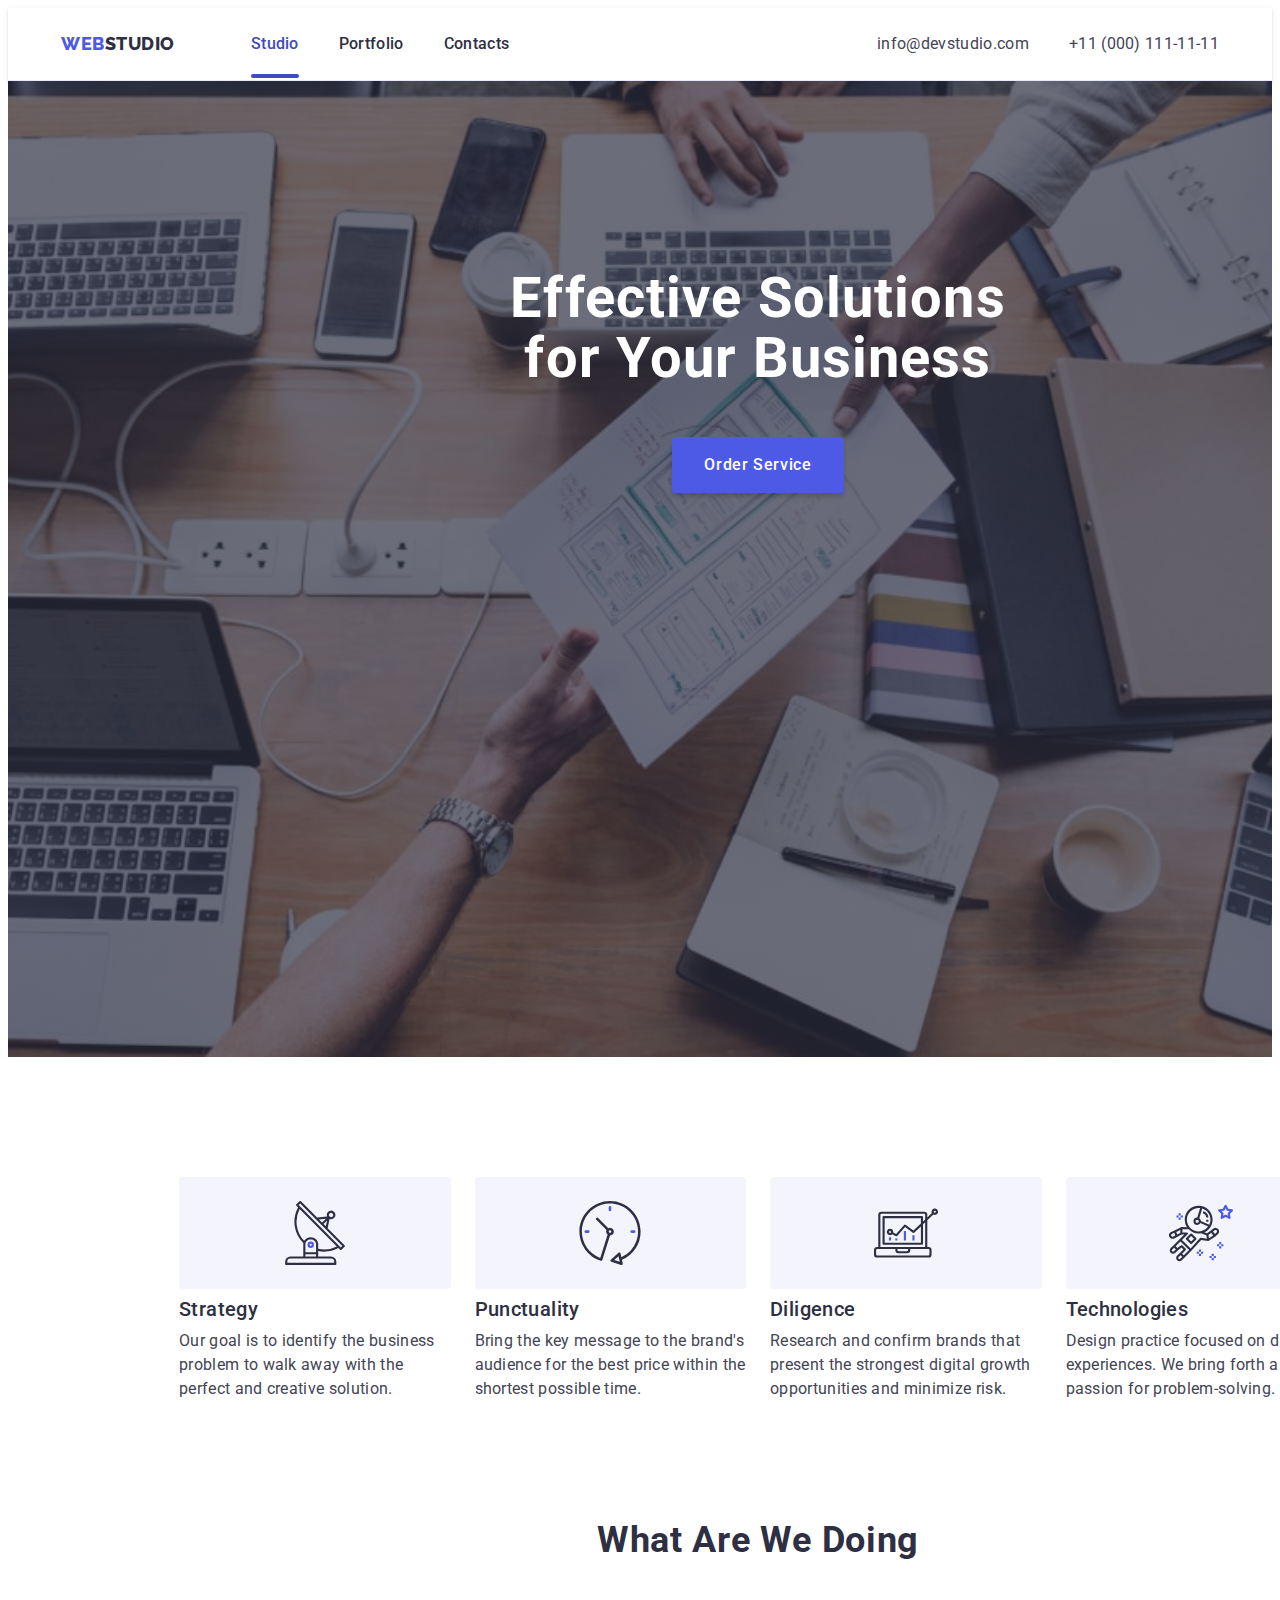
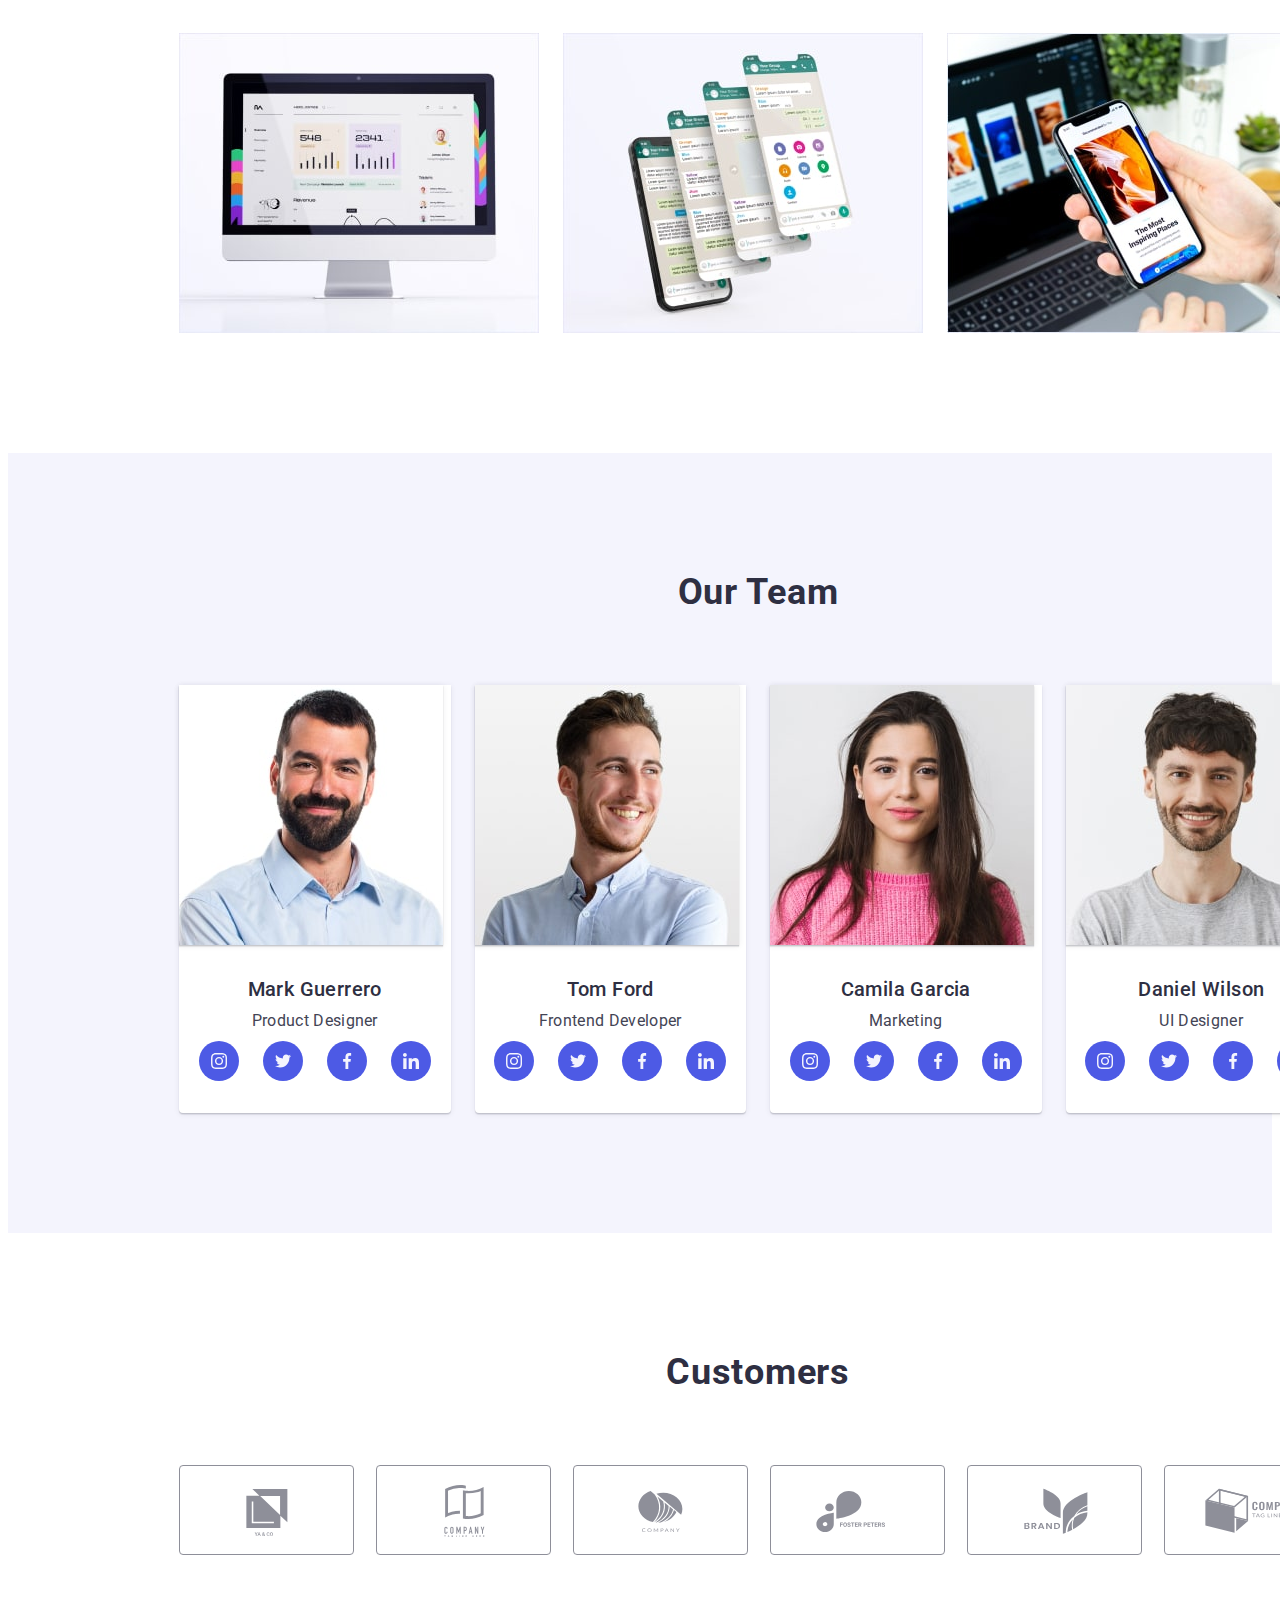
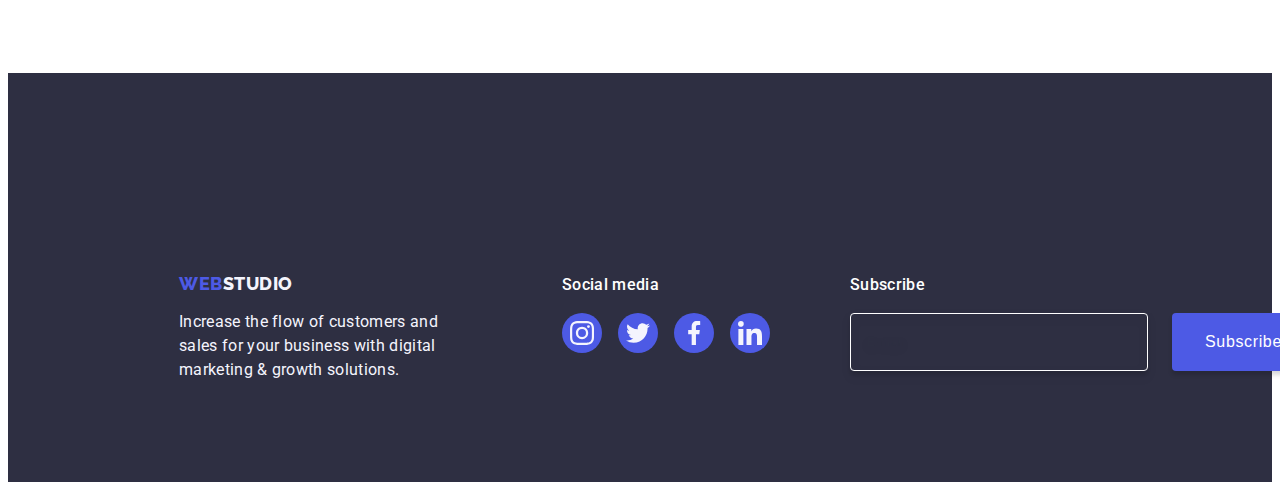
<file: index.html>
<!DOCTYPE html>
<html lang="en">
  <head>
    <meta charset="UTF-8" />
    <meta name="viewport" content="width=device-width, initial-scale=1.0" />
    <title>Document</title>
    <link
      rel="stylesheet"
      href="https://cdnjs.cloudflare.com/ajax/libs/modern-normalize/2.0.0/modern-normalize.min.css"
      integrity="sha512-4xo8blKMVCiXpTaLzQSLSw3KFOVPWhm/TRtuPVc4WG6kUgjH6J03IBuG7JZPkcWMxJ5huwaBpOpnwYElP/m6wg=="
      crossorigin="anonymous"
      referrerpolicy="no-referrer"
    />
    <link rel="preconnect" href="https://fonts.googleapis.com" />
    <link rel="preconnect" href="https://fonts.gstatic.com" crossorigin />
    <link
      href="https://fonts.googleapis.com/css2?family=Raleway:wght@800&family=Roboto:wght@400;500;700&display=swap"
      rel="stylesheet"
    />
    <link rel="stylesheet" href="./css/styles.css" />
  </head>
  <body>
    <header class="header-main">
      <div class="container header-container">
        <nav class="header-navigation">
          <a class="header-logo link" href="./index.html"
            >Web<span class="header-logo-studio">Studio</span></a
          >
          <ul class="list header-list">
            <li class="header-item">
              <a class="header-link link current" href="./index.html">Studio</a>
            </li>
            <li class="header-item">
              <a class="header-link link" href="./portfolio.html">Portfolio</a>
            </li>
            <li class="header-item">
              <a class="header-link link" href="">Contacts </a>
            </li>
          </ul>
        </nav>

        <address class="address-main">
          <ul class="list address-list">
            <li class="address-item">
              <a class="address-contacts link" href="mailto:info@devstudio.com"
                >info@devstudio.com</a
              >
            </li>
            <li class="address-item">
              <a class="address-contacts link" href="tel:+110001111111"
                >+11 (000) 111-11-11</a
              >
            </li>
          </ul>
        </address>
      </div>
    </header>

    <main>
      <section class="order-service-section">
        <div class="container">
          <h1 class="order-service-title">
            Effective Solutions for Your Business
          </h1>
          <button class="order-service-button" data-modal-open type="button">
            <span class="text-button">Order Service</span>
          </button>
        </div>
      </section>
      <section class="advantages-section">
        <div class="container">
          <h2 class="visually-hidden advantages-title">Advantages</h2>
          <ul class="list advantages-list">
            <li class="advantages-item">
              <div class="advantages-icons-container">
                <svg class="advantages-icons" width="64" height="64">
                  <use href="./images/icons.svg#icon-antenna-1"></use>
                </svg>
              </div>
              <h3 class="advantages-subtitle">Strategy</h3>
              <p class="advantages-text">
                Our goal is to identify the business problem to walk away with
                the perfect and creative solution.
              </p>
            </li>
            <li class="advantages-item">
              <div class="advantages-icons-container">
                <svg class="advantages-icons" width="64" height="64">
                  <use href="./images/icons.svg#icon-clock-1"></use>
                </svg>
              </div>
              <h3 class="advantages-subtitle">Punctuality</h3>
              <p class="advantages-text">
                Bring the key message to the brand's audience for the best price
                within the shortest possible time.
              </p>
            </li>
            <li class="advantages-item">
              <div class="advantages-icons-container">
                <svg class="advantages-icons" width="64" height="64">
                  <use href="./images/icons.svg#icon-diagram-1"></use>
                </svg>
              </div>
              <h3 class="advantages-subtitle">Diligence</h3>
              <p class="advantages-text">
                Research and confirm brands that present the strongest digital
                growth opportunities and minimize risk.
              </p>
            </li>
            <li class="advantages-item">
              <div class="advantages-icons-container">
                <svg class="advantages-icons" width="64" height="64">
                  <use href="./images/icons.svg#icon-astronaut-1"></use>
                </svg>
              </div>
              <h3 class="advantages-subtitle">Technologies</h3>
              <p class="advantages-text">
                Design practice focused on digital experiences. We bring forth a
                deep passion for problem-solving.
              </p>
            </li>
          </ul>
        </div>
      </section>
      <section class="services-section">
        <div class="container">
          <h2 class="services-title">What are we doing</h2>
          <ul class="list services-list">
            <li class="services-item">
              <img
                class="services-image"
                src="./images/what-are-we-doing-img-1.jpg"
                alt="imac monitor"
                width="360"
                height="300"
              />
            </li>
            <li class="services-item">
              <img
                class="services-image"
                src="./images/what-are-we-doing-img-2.jpg"
                alt="iphone with 4 screens"
                width="360"
                height="300"
              />
            </li>
            <li class="services-item">
              <img
                class="services-image"
                src="./images/what-are-we-doing-img-3.jpg"
                alt="hand holding an iphone and laptop on the background"
                width="360"
                height="300"
              />
            </li>
          </ul>
        </div>
      </section>
      <section class="team-section">
        <div class="container">
          <h2 class="team-title">Our Team</h2>
          <ul class="list team-list">
            <li class="team-item">
              <img
                class="team-image"
                src="./images/our-team-mark.jpg"
                alt="middle aged male"
                width="264"
                height="260"
              />
              <div class="team-name-position">
                <h3 class="team-name">Mark Guerrero</h3>
                <p class="team-text">Product Designer</p>
                <ul class="list team-social-icon">
                  <li class="team-social-item">
                    <a class="social-links link" href=""
                      ><svg class="social-links-icon" width="16" height="16">
                        <use href="./images/icons.svg#icon-instagram-2"></use>
                      </svg>
                    </a>
                  </li>
                  <li class="team-social-item">
                    <a class="social-links link" href=""
                      ><svg class="social-links-icon" width="16" height="16">
                        <use href="./images/icons.svg#icon-twitter-1"></use>
                      </svg>
                    </a>
                  </li>
                  <li class="team-social-item">
                    <a class="social-links link" href=""
                      ><svg class="social-links-icon" width="16" height="16">
                        <use href="./images/icons.svg#icon-facebook-1"></use>
                      </svg>
                    </a>
                  </li>
                  <li class="team-social-item">
                    <a class="social-links link" href=""
                      ><svg class="social-links-icon" width="16" height="16">
                        <use href="./images/icons.svg#icon-linkedin-1"></use>
                      </svg>
                    </a>
                  </li>
                </ul>
              </div>
            </li>
            <li class="team-item">
              <img
                class="team-image"
                src="./images/our-team-tom.jpg"
                alt="young male looking aside"
                width="264"
                height="260"
              />
              <div class="team-name-position">
                <h3 class="team-name">Tom Ford</h3>
                <p class="team-text">Frontend Developer</p>
                <ul class="list team-social-icon">
                  <li class="team-social-item">
                    <a class="social-links link" href=""
                      ><svg class="social-links-icon" width="16" height="16">
                        <use href="./images/icons.svg#icon-instagram-2"></use>
                      </svg>
                    </a>
                  </li>
                  <li class="team-social-item">
                    <a class="social-links link" href=""
                      ><svg class="social-links-icon" width="16" height="16">
                        <use href="./images/icons.svg#icon-twitter-1"></use>
                      </svg>
                    </a>
                  </li>
                  <li class="team-social-item">
                    <a class="social-links link" href=""
                      ><svg class="social-links-icon" width="16" height="16">
                        <use href="./images/icons.svg#icon-facebook-1"></use>
                      </svg>
                    </a>
                  </li>
                  <li class="team-social-item">
                    <a class="social-links link" href=""
                      ><svg class="social-links-icon" width="16" height="16">
                        <use href="./images/icons.svg#icon-linkedin-1"></use>
                      </svg>
                    </a>
                  </li>
                </ul>
              </div>
            </li>
            <li class="team-item">
              <img
                class="team-image"
                src="./images/our-team-camila.jpg"
                alt="young female"
                width="264"
                height="260"
              />
              <div class="team-name-position">
                <h3 class="team-name">Camila Garcia</h3>
                <p class="team-text">Marketing</p>
                <ul class="list team-social-icon">
                  <li class="team-social-item">
                    <a class="social-links link" href=""
                      ><svg class="social-links-icon" width="16" height="16">
                        <use href="./images/icons.svg#icon-instagram-2"></use>
                      </svg>
                    </a>
                  </li>
                  <li class="team-social-item">
                    <a class="social-links link" href=""
                      ><svg class="social-links-icon" width="16" height="16">
                        <use href="./images/icons.svg#icon-twitter-1"></use>
                      </svg>
                    </a>
                  </li>
                  <li class="team-social-item">
                    <a class="social-links link" href=""
                      ><svg class="social-links-icon" width="16" height="16">
                        <use href="./images/icons.svg#icon-facebook-1"></use>
                      </svg>
                    </a>
                  </li>
                  <li class="team-social-item">
                    <a class="social-links link" href=""
                      ><svg class="social-links-icon" width="16" height="16">
                        <use href="./images/icons.svg#icon-linkedin-1"></use>
                      </svg>
                    </a>
                  </li>
                </ul>
              </div>
            </li>
            <li class="team-item">
              <img
                class="team-image"
                src="./images/our-team-daniel.jpg"
                alt="young male looking straight"
                width="264"
                height="260"
              />
              <div class="team-name-position">
                <h3 class="team-name">Daniel Wilson</h3>
                <p class="team-text">UI Designer</p>
                <ul class="list team-social-icon">
                  <li class="team-social-item">
                    <a class="social-links link" href=""
                      ><svg class="social-links-icon" width="16" height="16">
                        <use href="./images/icons.svg#icon-instagram-2"></use>
                      </svg>
                    </a>
                  </li>
                  <li class="team-social-item">
                    <a class="social-links link" href=""
                      ><svg class="social-links-icon" width="16" height="16">
                        <use href="./images/icons.svg#icon-twitter-1"></use>
                      </svg>
                    </a>
                  </li>
                  <li class="team-social-item">
                    <a class="social-links link" href=""
                      ><svg class="social-links-icon" width="16" height="16">
                        <use href="./images/icons.svg#icon-facebook-1"></use>
                      </svg>
                    </a>
                  </li>
                  <li class="team-social-item">
                    <a class="social-links link" href=""
                      ><svg class="social-links-icon" width="16" height="16">
                        <use href="./images/icons.svg#icon-linkedin-1"></use>
                      </svg>
                    </a>
                  </li>
                </ul>
              </div>
            </li>
          </ul>
        </div>
      </section>
      <section class="customers-section">
        <div class="container">
          <h2 class="customers-title">Customers</h2>
          <ul class="list customer-list">
            <li class="customers-item">
              <a class="customers-link link" href="">
                <svg class="customers-icon" width="104" height="56">
                  <use href="./images/icons.svg#icon-Logo-1"></use>
                </svg>
              </a>
            </li>
            <li class="customers-item">
              <a class="customers-link link" href="">
                <svg class="customers-icon" width="104" height="56">
                  <use href="./images/icons.svg#icon-Logo-2"></use>
                </svg>
              </a>
            </li>
            <li class="customers-item">
              <a class="customers-link link" href="">
                <svg class="customers-icon" width="104" height="56">
                  <use href="./images/icons.svg#icon-Logo-3"></use>
                </svg>
              </a>
            </li>
            <li class="customers-item">
              <a class="customers-link link" href="">
                <svg class="customers-icon" width="104" height="56">
                  <use href="./images/icons.svg#icon-Logo-4"></use>
                </svg>
              </a>
            </li>
            <li class="customers-item">
              <a class="customers-link link" href="">
                <svg class="customers-icon" width="104" height="56">
                  <use href="./images/icons.svg#icon-Logo-5"></use>
                </svg>
              </a>
            </li>
            <li class="customers-item">
              <a class="customers-link link" href="">
                <svg class="customers-icon" width="104" height="56">
                  <use href="./images/icons.svg#icon-Logo-6"></use>
                </svg>
              </a>
            </li>
          </ul>
        </div>
      </section>
    </main>

    <footer class="footer-section">
      <div class="footer-container container">
        <div class="footer-logo">
          <a class="footer-logo-link link" href="./index.html"
            >Web<span class="footer-logo-studio">Studio</span></a
          >
          <p class="footer-text">
            Increase the flow of customers and sales for your business with
            digital marketing & growth solutions.
          </p>
        </div>
        <div class="social-media-container">
          <p class="social-media-title">Social media</p>

          <ul class="list socials-footer-list">
            <li class="socials-footer-item">
              <a class="link socials-footer-link" href="">
                <svg class="socials-footer-icon" width="24" height="24">
                  <use href="./images/icons.svg#icon-instagram-2"></use>
                </svg>
              </a>
            </li>
            <li class="socials-footer-item">
              <a class="link socials-footer-link" href="">
                <svg class="socials-footer-icon" width="24" height="24">
                  <use href="./images/icons.svg#icon-twitter-footer"></use>
                </svg>
              </a>
            </li>
            <li class="socials-footer-item">
              <a class="link socials-footer-link" href="">
                <svg class="socials-footer-icon" width="24" height="24">
                  <use href="./images/icons.svg#icon-facebook-footer"></use>
                </svg>
              </a>
            </li>
            <li class="socials-footer-item">
              <a class="link socials-footer-link" href="">
                <svg class="socials-footer-icon" width="24" height="24">
                  <use href="./images/icons.svg#icon-linkedin-footer"></use>
                </svg>
              </a>
            </li>
          </ul>
        </div>
        <div class="footer-subscribe-container">
          <p class="footer-subscribe-title">Subscribe</p>

          <form class="footer-subscribe-form">
            <label
              class="footer-form-label"
              aria-label="footer-subscribe-input"
            >
              <input
                class="footer-subscribe-mail"
                type="email"
                name="footer-email"
                placeholder="E-mail"
              />
            </label>
            <button class="footer-subscribe-button" type="submit">
              Subscribe
              <svg class="subscribe-button-icon" width="24" height="24">
                <use href="./images/icons.svg#icon-paper-plane-footer"></use>
              </svg>
            </button>
          </form>
        </div>
      </div>
    </footer>
    <div class="backdrop is-hidden" data-modal>
      <div class="modal">
        <button type="button" class="modal-close-button" data-modal-close>
          <svg class="modal-close-icon" width="8" height="8">
            <use href="./images/icons.svg#icon-close"></use>
          </svg>
        </button>
        <p class="modal-title">Leave your contacts and we will call you back</p>
        <form class="modal-form">
          <div class="modal-input-wrap">
            <label class="modal-label" for="user-name">Name</label>
            <div class="modal-input-container">
              <input
                type="text"
                class="modal-input"
                name="user-name"
                id="user-name"
                required
              />
              <svg class="modal-form-icon" width="18" height="24">
                <use href="./images/icons.svg#icon-person-form"></use>
              </svg>
            </div>
          </div>
          <div class="modal-input-wrap">
            <label class="modal-label" for="user-phone">Phone</label>
            <div class="modal-input-container">
              <input
                type="tel"
                class="modal-input"
                name="user-phone"
                id="user-phone"
                required
              />
              <svg class="modal-form-icon" width="18" height="24">
                <use href="./images/icons.svg#icon-phone-form"></use>
              </svg>
            </div>
          </div>
          <div class="modal-input-wrap">
            <label class="modal-label" for="user-email">Email</label>
            <div class="modal-input-container">
              <input
                type="email"
                class="modal-input"
                name="user-email"
                id="user-email"
                required
              />
              <svg class="modal-form-icon" width="18" height="24">
                <use href="./images/icons.svg#icon-email-form"></use>
              </svg>
            </div>
          </div>
          <div class="modal-input-container">
            <label class="modal-label" for="user-comment">Comment</label>
            <textarea
              class="modal-comment"
              name="user-comment"
              id="user-comment"
              placeholder="Text input"
            ></textarea>
          </div>
          <div class="modal-checkbox-container">
            <input
              type="checkbox"
              class="modal-form-check visually-hidden"
              name="user-privacy"
              id="user-privacy"
              value="true"
            />
            <label for="user-privacy" class="modal-check-text">
              <span class="check-icon-container">
                <svg class="modal-check-icon" width="10" height="8">
                  <use href="./images/icons.svg#icon-checkbox-checked"></use>
                </svg>
              </span>
              I accept the terms and conditions of the
              <a class="link modal-form-link" href="">Privacy Policy</a>
            </label>
          </div>
          <button type="submit" class="modal-form-button">Send</button>
        </form>
      </div>
    </div>
    <script src="./js/modal.js"></script>
  </body>
</html>
</file>
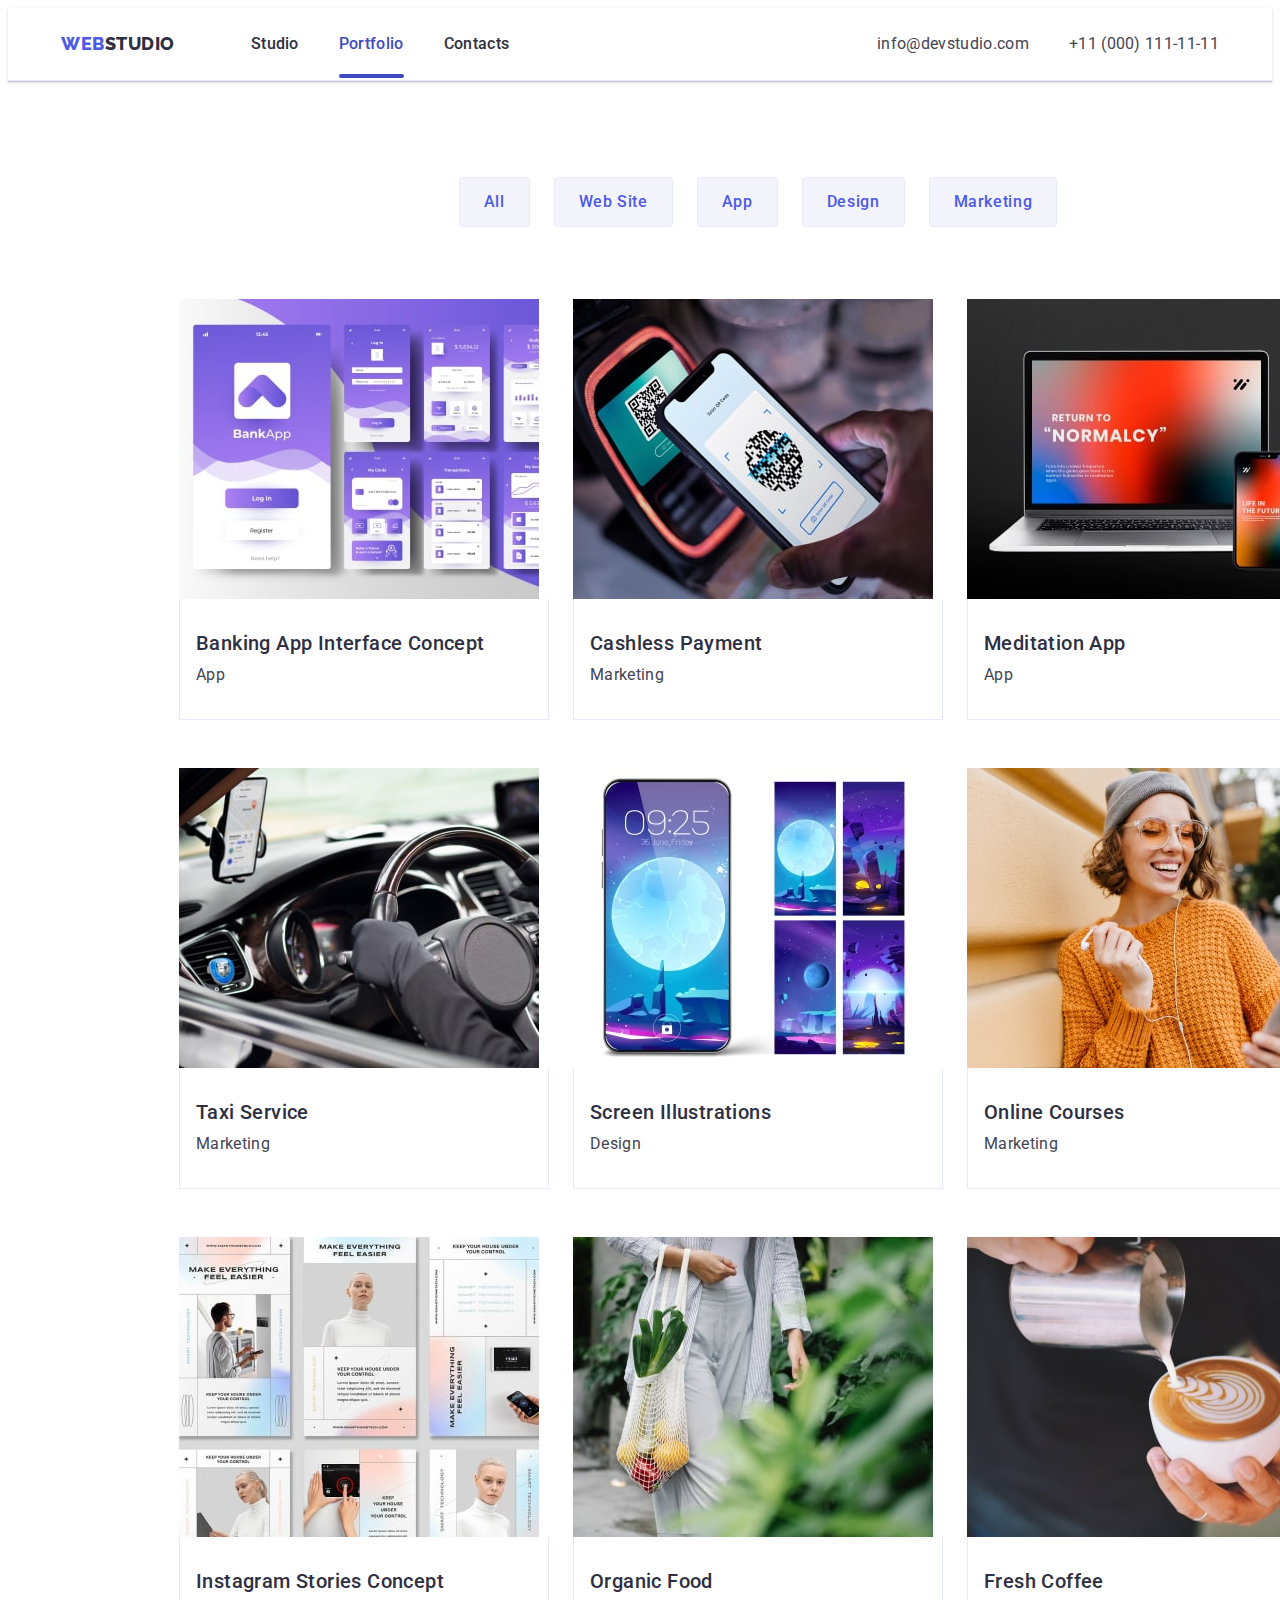
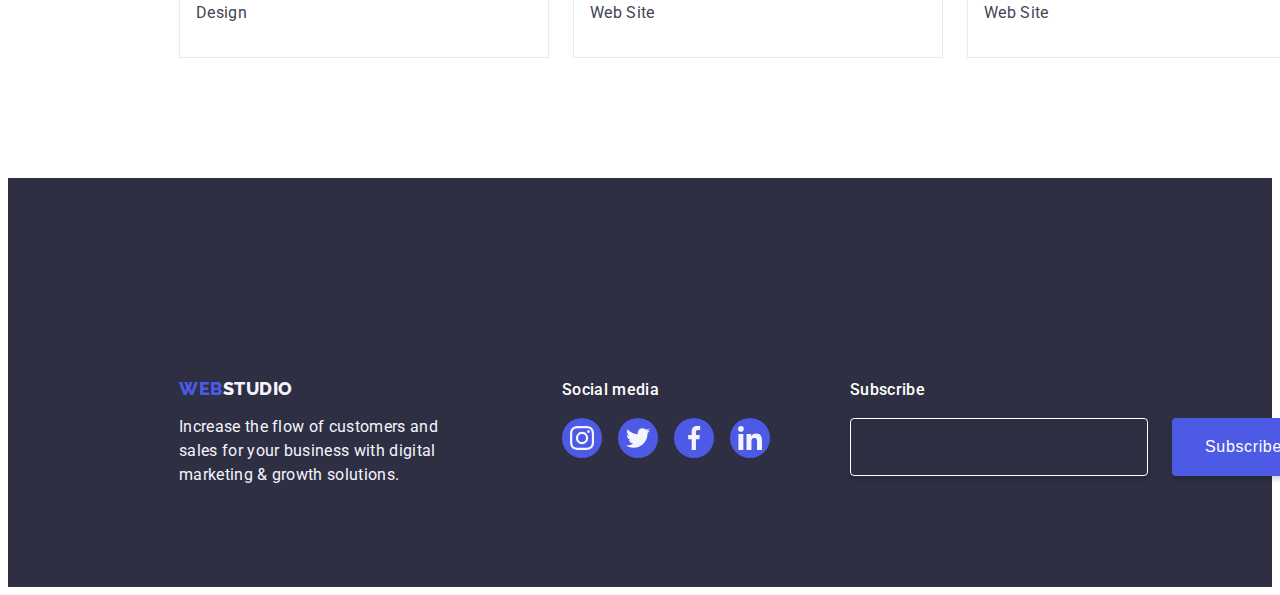
<file: portfolio.html>
<!DOCTYPE html>
<html lang="en">
  <head>
    <meta charset="UTF-8" />
    <meta name="viewport" content="width=device-width, initial-scale=1.0" />
    <title>Document</title>
    <link
      rel="stylesheet"
      href="https://cdnjs.cloudflare.com/ajax/libs/modern-normalize/2.0.0/modern-normalize.min.css"
      integrity="sha512-4xo8blKMVCiXpTaLzQSLSw3KFOVPWhm/TRtuPVc4WG6kUgjH6J03IBuG7JZPkcWMxJ5huwaBpOpnwYElP/m6wg=="
      crossorigin="anonymous"
      referrerpolicy="no-referrer"
    />
    <link rel="preconnect" href="https://fonts.googleapis.com" />
    <link rel="preconnect" href="https://fonts.gstatic.com" crossorigin />
    <link
      href="https://fonts.googleapis.com/css2?family=Raleway:wght@800&family=Roboto:wght@400;500;700&display=swap"
      rel="stylesheet"
    />
    <link rel="stylesheet" href="./css/styles.css" />
  </head>

  <body>
    <header class="header-main">
      <div class="container header-container">
        <nav class="header-navigation">
          <a class="header-logo link" href="./index.html"
            >Web<span class="header-logo-studio">Studio</span></a
          >
          <ul class="list header-list">
            <li class="header-item">
              <a class="header-link link" href="./index.html">Studio</a>
            </li>
            <li class="header-item">
              <a class="header-link link current" href="./portfolio.html"
                >Portfolio</a
              >
            </li>
            <li class="header-item">
              <a class="header-link link" href="">Contacts </a>
            </li>
          </ul>
        </nav>
        <address class="address-main">
          <ul class="list address-list">
            <li class="address-item">
              <a class="address-contacts link" href="mailto:info@devstudio.com"
                >info@devstudio.com</a
              >
            </li>
            <li class="address-item">
              <a class="address-contacts link" href="tel:+110001111111"
                >+11 (000) 111-11-11</a
              >
            </li>
          </ul>
        </address>
      </div>
    </header>

    <main>
      <section class="filter-buttons-section">
        <div class="container">
          <h1 class="visually-hidden">Portfolio</h1>
          <ul class="list filter-buttons-list">
            <li class="filter-buttons-item">
              <button class="filter-button" type="button">
                <span class="filter-button-text">All</span>
              </button>
            </li>
            <li class="filter-buttons-item">
              <button class="filter-button" type="button">
                <span class="filter-button-text">Web Site</span>
              </button>
            </li>
            <li class="filter-buttons-item">
              <button class="filter-button" type="button">
                <span class="filter-button-text">App</span>
              </button>
            </li>
            <li class="filter-buttons-item">
              <button class="filter-button" type="button">
                <span class="filter-button-text">Design</span>
              </button>
            </li>
            <li class="filter-buttons-item">
              <button class="filter-button" type="button">
                <span class="filter-button-text">Marketing</span>
              </button>
            </li>
          </ul>
          <ul class="list portfolio-picture-list">
            <li class="portfolio-item">
              <a class="portfolio-link link" href=""
                ><div class="portfolio-picture-wrap">
                  <img
                    class="portfolio-picture"
                    src="./images/img-banking-app.jpg"
                    alt="banking-app"
                    width="360"
                    height="300"
                  />
                  <p class="portfolio-cover-text">
                    14 Stylish and User-Friendly App Design Concepts · Task
                    Manager App · Calorie Tracker App · Exotic Fruit Ecommerce
                    App · Cloud Storage App
                  </p>
                </div>
                <div class="portfolio-picture-apps">
                  <h2 class="portfolio-picture-title">
                    Banking App Interface Concept
                  </h2>
                  <p class="portfolio-picture-text">App</p>
                </div>
              </a>
            </li>
            <li class="portfolio-item">
              <a class="portfolio-link link" href="">
                <div class="portfolio-picture-wrap">
                  <img
                    class="portfolio-picture"
                    src="./images/img-cashless-payment.jpg"
                    alt="phone-making-epayment"
                    width="360"
                    height="300"
                  />

                  <p class="portfolio-cover-text">
                    14 Stylish and User-Friendly App Design Concepts · Task
                    Manager App · Calorie Tracker App · Exotic Fruit Ecommerce
                    App · Cloud Storage App
                  </p>
                </div>
                <div class="portfolio-picture-apps">
                  <h2 class="portfolio-picture-title">Cashless Payment</h2>
                  <p class="portfolio-picture-text">Marketing</p>
                </div>
              </a>
            </li>
            <li class="portfolio-item">
              <a class="portfolio-link link" href="">
                <div class="portfolio-picture-wrap">
                  <img
                    class="portfolio-picture"
                    src="./images/img-meditation-app.jpg"
                    alt="meditation-app-on-phone-laptop-screens"
                    width="360"
                    height="300"
                  />

                  <p class="portfolio-cover-text">
                    14 Stylish and User-Friendly App Design Concepts · Task
                    Manager App · Calorie Tracker App · Exotic Fruit Ecommerce
                    App · Cloud Storage App
                  </p>
                </div>
                <div class="portfolio-picture-apps">
                  <h2 class="portfolio-picture-title">Meditation App</h2>
                  <p class="portfolio-picture-text">App</p>
                </div>
              </a>
            </li>
            <li class="portfolio-item">
              <a class="portfolio-link link" href=""
                ><div class="portfolio-picture-wrap">
                  <img
                    class="portfolio-picture"
                    src="./images/img-taxi-service.jpg"
                    alt="actor-holding-steering-wheel"
                    width="360"
                    height="300"
                  />
                  <p class="portfolio-cover-text">
                    14 Stylish and User-Friendly App Design Concepts · Task
                    Manager App · Calorie Tracker App · Exotic Fruit Ecommerce
                    App · Cloud Storage App
                  </p>
                </div>
                <div class="portfolio-picture-apps">
                  <h2 class="portfolio-picture-title">Taxi Service</h2>
                  <p class="portfolio-picture-text">Marketing</p>
                </div>
              </a>
            </li>
            <li class="portfolio-item">
              <a class="portfolio-link link" href=""
                ><div class="portfolio-picture-wrap">
                  <img
                    class="portfolio-picture"
                    src="./images/img-screen-illustration.jpg"
                    alt="iphone-with-wallpaper"
                    width="360"
                    height="300"
                  />

                  <p class="portfolio-cover-text">
                    14 Stylish and User-Friendly App Design Concepts · Task
                    Manager App · Calorie Tracker App · Exotic Fruit Ecommerce
                    App · Cloud Storage App
                  </p>
                </div>
                <div class="portfolio-picture-apps">
                  <h2 class="portfolio-picture-title">Screen Illustrations</h2>
                  <p class="portfolio-picture-text">Design</p>
                </div>
              </a>
            </li>
            <li class="portfolio-item">
              <a class="portfolio-link link" href=""
                ><div class="portfolio-picture-wrap">
                  <img
                    class="portfolio-picture"
                    src="./images/img-online-courses.jpg"
                    alt="young-girl-holding-a-phone"
                    width="360"
                    height="300"
                  />

                  <p class="portfolio-cover-text">
                    14 Stylish and User-Friendly App Design Concepts · Task
                    Manager App · Calorie Tracker App · Exotic Fruit Ecommerce
                    App · Cloud Storage App
                  </p>
                </div>
                <div class="portfolio-picture-apps">
                  <h2 class="portfolio-picture-title">Online Courses</h2>
                  <p class="portfolio-picture-text">Marketing</p>
                </div>
              </a>
            </li>
            <li class="portfolio-item">
              <a class="portfolio-link link" href=""
                ><div class="portfolio-picture-wrap">
                  <img
                    class="portfolio-picture"
                    src="./images/img-inst-stories.jpg"
                    alt="pictures-with-inst-stories-concepts"
                    width="360"
                    height="300"
                  />

                  <p class="portfolio-cover-text">
                    14 Stylish and User-Friendly App Design Concepts · Task
                    Manager App · Calorie Tracker App · Exotic Fruit Ecommerce
                    App · Cloud Storage App
                  </p>
                </div>
                <div class="portfolio-picture-apps">
                  <h2 class="portfolio-picture-title">
                    Instagram Stories Concept
                  </h2>
                  <p class="portfolio-picture-text">Design</p>
                </div>
              </a>
            </li>
            <li class="portfolio-item">
              <a class="portfolio-link link" href=""
                ><div class="portfolio-picture-wrap">
                  <img
                    class="portfolio-picture"
                    src="./images/img-organic-food.jpg"
                    alt="woman-carrying-groceries"
                    width="360"
                    height="300"
                  />

                  <p class="portfolio-cover-text">
                    14 Stylish and User-Friendly App Design Concepts · Task
                    Manager App · Calorie Tracker App · Exotic Fruit Ecommerce
                    App · Cloud Storage App
                  </p>
                </div>
                <div class="portfolio-picture-apps">
                  <h2 class="portfolio-picture-title">Organic Food</h2>
                  <p class="portfolio-picture-text">Web Site</p>
                </div>
              </a>
            </li>
            <li class="portfolio-item">
              <a class="portfolio-link link" href=""
                ><div class="portfolio-picture-wrap">
                  <img
                    class="portfolio-picture"
                    src="./images/img-fresh-coffee.jpg"
                    alt="actor-making-coffee"
                    width="360"
                    height="300"
                  />

                  <p class="portfolio-cover-text">
                    14 Stylish and User-Friendly App Design Concepts · Task
                    Manager App · Calorie Tracker App · Exotic Fruit Ecommerce
                    App · Cloud Storage App
                  </p>
                </div>
                <div class="portfolio-picture-apps">
                  <h2 class="portfolio-picture-title">Fresh Coffee</h2>
                  <p class="portfolio-picture-text">Web Site</p>
                </div>
              </a>
            </li>
          </ul>
        </div>
      </section>
    </main>

    <footer class="footer-section">
      <div class="footer-container container">
        <div class="footer-logo">
          <a class="footer-logo-link link" href="./index.html"
            >Web<span class="footer-logo-studio">Studio</span></a
          >
          <p class="footer-text">
            Increase the flow of customers and sales for your business with
            digital marketing & growth solutions.
          </p>
        </div>
        <div class="social-media-container">
          <p class="social-media-title">Social media</p>

          <ul class="list socials-footer-list">
            <li class="socials-footer-item">
              <a class="link socials-footer-link" href="">
                <svg class="socials-footer-icon" width="24" height="24">
                  <use href="./images/icons.svg#icon-instagram-2"></use>
                </svg>
              </a>
            </li>
            <li class="socials-footer-item">
              <a class="link socials-footer-link" href="">
                <svg class="socials-footer-icon" width="24" height="24">
                  <use href="./images/icons.svg#icon-twitter-footer"></use>
                </svg>
              </a>
            </li>
            <li class="socials-footer-item">
              <a class="link socials-footer-link" href="">
                <svg class="socials-footer-icon" width="24" height="24">
                  <use href="./images/icons.svg#icon-facebook-footer"></use>
                </svg>
              </a>
            </li>
            <li class="socials-footer-item">
              <a class="link socials-footer-link" href="">
                <svg class="socials-footer-icon" width="24" height="24">
                  <use href="./images/icons.svg#icon-linkedin-footer"></use>
                </svg>
              </a>
            </li>
          </ul>
        </div>
        <div class="footer-subscribe-container">
          <p class="footer-subscribe-title">Subscribe</p>

          <form class="footer-subscribe-form">
            <label
              class="footer-form-label"
              aria-label="footer-subscribe-input"
            >
              <input
                class="footer-subscribe-mail"
                type="email"
                name="footer-email"
                placeholder="E-mail"
              />
            </label>
            <button class="footer-subscribe-button" type="submit">
              Subscribe
              <svg class="subscribe-button-icon" width="24" height="24">
                <use href="./images/icons.svg#icon-paper-plane-footer"></use>
              </svg>
            </button>
          </form>
        </div>
      </div>
    </footer>
  </body>
</html>
</file>
<file: css/styles.css>
:root {
  --primary-brand: #4d5ae5;
  --pressed-state: #404bbf;
  --dark: #2e2f42;
  --success: #31d0aa;
  --text: #434455;
  --subtle-text: #8e8f99;
  --accent: #e7e9fc;
  --light: #f4f4fd;
  --white-background: #ffffff;
}
/*common*/
p,
h1,
h2,
h3,
h4,
h5,
h6 {
  margin: 0;
}

ul {
  margin: 0;
  padding-left: 0%;
}

img {
  display: block;
}

.container {
  width: 1158px;
  max-width: 1440px;
  padding-left: 15px;
  padding-right: 15px;
  margin-left: 156px;
  margin-right: 156px;
}

.visually-hidden {
  position: absolute;
  width: 1px;
  height: 1px;
  margin: -1px;
  border: 0;
  padding: 0;
  white-space: nowrap;
  clip-path: inset(100%);
  clip: rect(0 0 0 0);
  overflow: hidden;
}

body {
  color: #434455;
  background-color: var(--white-background);
  font-family: "Roboto", sans-serif;
}

.list {
  color: var(--dark);
  font-size: 16px;
  font-weight: 500;
  line-height: 1.5;
  letter-spacing: 0.02em;
  list-style: none;
  text-decoration: none;
}

.link {
  text-decoration: none;
}

/*Header*/

.header-main {
  border-bottom: 1px solid var(--accent);
  box-shadow: 0px 2px 1px rgba(46, 47, 66, 0.08),
    0px 1px 1px rgba(46, 47, 66, 0.16), 0px 1px 6px rgba(46, 47, 66, 0.08);
}

.header-container {
  display: flex;
  align-items: center;
  margin: 0 auto;
  padding-left: 15px;
  padding-right: 15px;
}
.header-list {
  display: flex;
  gap: 40px;
  padding-top: 24px;
  padding-bottom: 24px;
}
.header-navigation {
  display: flex;
  justify-content: center;
  align-items: center;
}

.header-logo {
  color: var(--primary-brand);
  font-family: "Raleway", sans-serif;
  font-size: 18px;
  font-weight: 800;
  line-height: 1.17;
  letter-spacing: 0.03em;
  text-transform: uppercase;
  margin-right: 76px;
}

.header-logo-studio {
  font-family: "Raleway", sans-serif;
  color: var(--dark);
  text-decoration: none;
}

.header-link {
  transition: color 250ms cubic-bezier(0.4, 0, 0.2, 1);
  color: var(--dark);
  font-size: 16px;
  font-weight: 500;
  line-height: 1.5;
  letter-spacing: 0.02em;
  padding-top: 24px;
  padding-bottom: 24px;
  position: relative;
}

.address-contacts {
  transition: color 250ms cubic-bezier(0.4, 0, 0.2, 1);
  color: var(--text);
  font-size: 16px;
  line-height: 1.5;
  letter-spacing: 0.02em;
  font-weight: 400;
}

.header-link:hover {
  color: var(--pressed-state);
}

.header-link:focus {
  color: var(--pressed-state);
}

.header-link:active {
  color: var(--pressed-state);
}

.current {
  color: var(--pressed-state);
}

.current::after {
  content: "";
  position: absolute;
  display: block;
  left: 0;
  bottom: -1px;
  width: 100%;
  height: 4px;
  background-color: var(--pressed-state);
  border-radius: 2px;
}

.address-main {
  font-style: normal;
  display: flex;
  margin-left: auto;
}

.address-list {
  display: flex;
  gap: 40px;
}

.address-contacts:hover {
  color: #404bbf;
}
.address-contacts:focus {
  color: #404bbf;
}

.order-service-section {
  max-width: 1440px;
  background-repeat: no-repeat;
  background-position: center;
  background-size: cover;
  background-color: var(--dark);
  height: 600px;
  padding: 188px 0;
  background-image: linear-gradient(
      rgba(46, 47, 66, 0.7),
      rgba(46, 47, 66, 0.7)
    ),
    url(../images/people-office-1-bg.jpg);
}

/*Footer*/

.footer-container {
  display: flex;
  align-items: baseline;
}

.footer-section {
  background-color: var(--dark);
  padding: 100px 0;
}

.footer-logo {
  margin-right: 120px;
}

.footer-logo-link {
  color: var(--primary-brand);
  font-family: "Raleway", sans-serif;
  font-size: 18px;
  font-weight: 800;
  line-height: 1.17;
  letter-spacing: 0.03em;
  text-transform: uppercase;
  text-decoration: none;
  display: inline-block;
  margin-bottom: 16px;
}

.footer-logo-studio {
  font-family: "Raleway", sans-serif;
  color: var(--light);
  text-decoration: none;
}

.footer-text {
  color: var(--light);
  font-size: 16px;
  line-height: 1.5;
  letter-spacing: 0.02em;
  max-width: 264px;
}

.social-media-title {
  font-size: 16px;
  font-weight: 500;
  line-height: 1.5;
  letter-spacing: 0.02em;
  color: var(--white-background);
  margin-bottom: 16px;
}

.socials-footer-list {
  display: flex;
  gap: 16px;
  justify-content: center;
  fill: var(--light);
}

.social-footer-item {
  width: 40px;
  height: 40px;
}

.socials-footer-link {
  display: flex;
  justify-content: center;
  align-items: center;
  background-color: var(--primary-brand);
  width: 100%;
  height: 100%;
  border-radius: 50%;
  width: 40px;
  height: 40px;
  transition: background-color 250ms cubic-bezier(0.4, 0, 0.2, 1);
}

.socials-footer-icon {
  fill: var(--light);
}

.socials-footer-link:hover {
  background-color: var(--success);
}

.socials-footer-link:focus {
  background-color: var(--success);
}

/*Studio*/

.order-service-title {
  color: var(--white-background);
  font-size: 56px;
  line-height: 1.07;
  letter-spacing: 0.02em;
  text-align: center;
  max-width: 496px;
  margin: 0 auto;
  margin-bottom: 48px;
}

.order-service-button {
  color: var(--white-background);
  font-family: "Roboto", sans-serif;
  font-weight: 500;
  font-size: 16px;
  line-height: 1.5;
  letter-spacing: 0.04em;
  background: var(--primary-brand);
  cursor: pointer;
  padding: 16px 32px;
  border-radius: 4px;
  border: none;
  box-shadow: 0px 4px 4px 0px rgba(0, 0, 0, 0.15);
  display: block;
  margin: 0 auto;
  min-width: 169px;
  transition-property: background-color;
  transition-duration: 250ms;
  transition-timing-function: cubic-bezier(0.4, 0, 0.2, 1);
}

.order-service-button:hover {
  background: var(--pressed-state);
}

.order-service-button:focus {
  background: var(--pressed-state);
}

.text-button {
  color: var(--white-background);
  font-size: 16px;
  font-weight: 500;
  line-height: 1.5;
  letter-spacing: 0.04em;
}

.advantages-section {
  padding: 120px 0;
}

.advantages-list {
  display: flex;
  gap: 24px;
}

.advantages-item {
  width: calc((100% - 3 * 24px) / 4);
}

.advantages-subtitle {
  color: var(--dark);
  font-size: 20px;
  font-weight: 500;
  line-height: 1.2;
  letter-spacing: 0.02em;
  margin-top: 8px;
  margin-bottom: 8px;
}

.advantages-text {
  color: var(--text);
  font-size: 16px;
  line-height: 1.5;
  letter-spacing: 0.02em;
  font-weight: 400;
}

.advantages-icons-container {
  display: flex;
  padding: 24px 100px;
  background-color: var(--light);
  border-radius: 4px;
  align-items: center;
  justify-content: center;
  margin-bottom: 8px;
}

.services-section {
  padding-bottom: 120px;
}

.services-title {
  color: var(--dark);
  font-size: 36px;
  line-height: 1.11;
  letter-spacing: 0.02em;
  text-transform: capitalize;
  text-align: center;
  margin-bottom: 72px;
}

.services-list {
  display: flex;
  gap: 24px;
}

.services-item {
  width: calc((100% - 3 * 16) / 4);
}

.services-image {
  color: var(--accent);
}

.team-section {
  background-color: #f4f4fd;
  padding: 120px 0;
}

.team-list {
  display: flex;
  gap: 24px;
}

.team-title {
  color: var(--dark);
  font-size: 36px;
  line-height: 1.11;
  letter-spacing: 0.02em;
  text-transform: capitalize;
  text-align: center;
  margin-bottom: 72px;
}

.team-item {
  border-radius: 0px 0px 4px 4px;
  background-color: #ffffff;
  width: calc((100% - 3 * 24px) / 4);
  box-shadow: 0px 2px 1px 0px rgba(46, 47, 66, 0.08),
    0px 1px 1px 0px rgba(46, 47, 66, 0.16),
    0px 1px 6px 0px rgba(46, 47, 66, 0.08);
}

.team-image {
  box-shadow: 0px 2px 1px 0px rgba(46, 47, 66, 0.08),
    0px 1px 1px 0px rgba(46, 47, 66, 0.16),
    0px 1px 6px 0px rgba(46, 47, 66, 0.08);
}
.team-name-position {
  padding: 32px 0;
}

.team-name {
  color: var(--dark);
  font-size: 20px;
  font-weight: 500;
  line-height: 1.2;
  letter-spacing: 0.02em;
  margin-bottom: 8px;
  text-align: center;
}

.team-text {
  color: var(--text);
  font-size: 16px;
  line-height: 1.5;
  letter-spacing: 0.02em;
  font-weight: 400;
  text-align: center;
}

.team-social-icon {
  display: flex;
  gap: 24px;
  justify-content: center;
  margin-top: 8px;
}

.social-links {
  width: 100%;
  height: 100%;
  background-color: var(--primary-brand);
  border-radius: 50%;
  display: flex;
  align-items: center;
  justify-content: center;
  width: 40px;
  height: 40px;
  transition: background-color 250ms cubic-bezier(0.4, 0, 0.2, 1);
}

.social-links:hover {
  background-color: var(--pressed-state);
}

.social-links:focus {
  background-color: var(--pressed-state);
}

.social-links-icon {
  fill: var(--light);
  display: flex;
  justify-content: center;
  align-items: center;
}

.customers-section {
  padding: 120px 0;
}

.customers-title {
  color: var(--dark);
  font-size: 36px;
  line-height: 1.11;
  letter-spacing: 0.02em;
  text-transform: capitalize;
  text-align: center;
  margin-bottom: 72px;
}

.customer-list {
  display: flex;
  gap: 24px;
}

.customers-item {
  width: calc((100% - 120px) / 6);
  height: 88px;
}

.customers-link {
  width: 100%;
  height: 100%;
  border: 1px solid var(--subtle-text);
  border-radius: 4px;
  display: flex;
  align-items: center;
  justify-content: center;
  color: var(--subtle-text);
  border-color: var(--subtle-text);
  transition-property: border-color, color;
  transition-timing-function: cubic-bezier(0.4, 0, 0.2, 1),
    cubic-bezier(0.4, 0, 0.2, 1);
  transition-duration: 250ms;
}

.customers-link:hover {
  border-color: var(--pressed-state);
  color: var(--pressed-state);
}

.customers-link:focus {
  border-color: var(--pressed-state);
  color: var(--pressed-state);
}

.customers-icon {
  fill: currentColor;
}

/*Portfolio*/

.filter-buttons-section {
  padding-top: 96px;
  padding-bottom: 120px;
}

.filter-buttons-list {
  display: flex;
  gap: 24px;
  margin: 0 auto 72px;
  justify-content: center;
}

.filter-button {
  color: var(--primary-brand);
  font-family: "Roboto", sans-serif;
  font-size: 16px;
  font-weight: 500;
  line-height: 1.5;
  letter-spacing: 0.04em;
  border: 1px solid var(--accent);
  background-color: var(--light);
  cursor: pointer;
  border-radius: 4px;
  padding: 12px 24px;
  transition-property: color, background-color, border-color, box-shadow;
  transition-duration: 250ms;
  transition-timing-function: cubic-bezier(0.4, 0, 0.2, 1);
}

.filter-button:hover {
  color: var(--white-background);
  background-color: var(--pressed-state);
  border: 1px solid transparent;
  box-shadow: 0px 3px 1px rgba(0, 0, 0, 0.1), 0px 2px 1px rgba(0, 0, 0, 0.08),
    0px 2px 2px rgba(0, 0, 0, 0.12);
}
.filter-button:focus {
  color: var(--white-background);
  background-color: var(--pressed-state);
  border: 1px solid transparent;
  box-shadow: 0px 3px 1px rgba(0, 0, 0, 0.1), 0px 2px 1px rgba(0, 0, 0, 0.08),
    0px 2px 2px rgba(0, 0, 0, 0.12);
}

.filter-button-text {
  color: var(--primary-brand);
  font-size: 16px;
  font-weight: 500;
  line-height: 1.5;
  letter-spacing: 0.04;
}

.filter-button-text:hover {
  color: var(--white-background);
}

/*portfolio-images*/

.portfolio-picture-list {
  display: flex;
  flex-wrap: wrap;
  gap: 48px 24px;
}

.portfolio-item {
  background: var(--white-background);
  width: calc((100% - 2 * 24px) / 3);
  display: block;
}

.portfolio-link {
  display: block;
  transition-property: box-shadow;
  transition-duration: 250ms;
  transition-timing-function: cubic-bezier(0.4, 0, 0.2, 1);
}

.portfolio-link:hover {
  box-shadow: 0px 2px 1px 0px rgba(46, 47, 66, 0.08),
    0px 1px 1px 0px rgba(46, 47, 66, 0.16),
    0px 1px 6px 0px rgba(46, 47, 66, 0.08);
}

.portfolio-link:focus {
  box-shadow: 0px 2px 1px 0px rgba(46, 47, 66, 0.08),
    0px 1px 1px 0px rgba(46, 47, 66, 0.16),
    0px 1px 6px 0px rgba(46, 47, 66, 0.08);
}

.portfolio-link:hover .portfolio-cover-text {
  transform: translateY(0);
}

.portfolio-link:focus .portfolio-cover-text {
  transform: translateY(0);
}

.portfolio-picture-wrap {
  position: relative;
  overflow: hidden;
}

.portfolio-cover-text {
  position: absolute;
  top: 0;
  font-size: 16px;
  line-height: 1.5;
  letter-spacing: 0.02em;
  color: var(--light);
  padding: 40px 32px;
  background-color: var(--primary-brand);
  height: 100%;
  width: 100%;
  transform: translateY(100%);
  transition-property: transform;
  transition-duration: 250ms;
  transition-timing-function: cubic-bezier(0.4, 0, 0.2, 1);
}

.portfolio-picture-apps {
  padding: 32px 16px;
  border: 1px solid #e7e9fc;
  border-top: none;
}

img {
  display: block;
}

.portfolio-picture-title {
  color: var(--dark);
  font-family: "Roboto", sans-serif;
  font-size: 20px;
  font-weight: 500;
  line-height: 1.2;
  letter-spacing: 0.02em;
  margin-bottom: 8px;
}

.portfolio-picture-text {
  color: var(--text);
  font-size: 16px;
  line-height: 1.5;
  letter-spacing: 0.02em;
  font-weight: 400;
}

/*Backdrop*/

.backdrop {
  position: fixed;
  width: 100%;
  height: 100%;
  background-color: rgba(46, 47, 66, 0.4);
  top: 0;
  transition-property: opacity, visibility;
  transition-duration: 250ms;
  transition-timing-function: cubic-bezier(0.4, 0, 0.2, 1);
}

.modal {
  position: absolute;
  top: 50%;
  left: 50%;
  transform: translate(-50%, -50%) scaleX(1);
  width: 408px;
  min-height: 584px;
  background-color: #fcfcfc;
  border-radius: 4px;
  box-shadow: 0px 2px 1px 0px rgba(0, 0, 0, 0.2),
    0px 1px 3px 0px rgba(0, 0, 0, 0.12), 0px 1px 1px 0px rgba(0, 0, 0, 0.14);
  transition-property: transform;
  transition-duration: 250ms;
  transition-timing-function: cubic-bezier(0.4, 0, 0.2, 1);
  padding: 72px 24px 24px 24px;
}

.backdrop.is-hidden .modal {
  transform: translate(-50%, -50%) scaleX(0);
}

.modal-close-button {
  position: absolute;
  top: 24px;
  right: 24px;
  width: 24px;
  height: 24px;
  border-radius: 50%;
  background-color: var(--accent);
  display: flex;
  justify-content: center;
  align-items: center;
  border: 1px solid rgba(0, 0, 0, 0.1);
  padding: 0;
  cursor: pointer;
  transition: background-color, border;
  transition-duration: 250ms;
  transition-timing-function: cubic-bezier(0.4, 0, 0.2, 1);
}

.modal-close-button:hover {
  background-color: var(--pressed-state);
  border: none;
  fill: var(--white-background);
}

.modal-close-button:focus {
  background-color: var(--pressed-state);
  border: none;
  fill: var(--white-background);
}

.modal-close-icon {
  transition-property: fill;
  transition-duration: 250ms;
  transition-timing-function: cubic-bezier(0.4, 0, 0.2, 1);
}

.modal-title {
  color: var(--navyblue, #2e2f42);
  text-align: center;
  font-size: 16px;
  font-weight: 500;
  line-height: 1.5;
  letter-spacing: 0.02em;
  margin-bottom: 16px;
}

.modal-input {
  width: 100%;
  height: 40px;
  border-radius: 4px;
  border: 1px solid rgba(46, 47, 66, 0.4);
  padding-left: 38px;
  padding-right: 16px;
  outline: transparent;
  transition: border-color 250ms cubic-bezier(0.4, 0, 0.2, 1);
  background-color: transparent;
}

.modal-input:focus {
  border-color: var(--primary-brand);
}

.modal-input:focus + .modal-form-icon {
  fill: var(--primary-brand);
}

.modal-label {
  display: block;
  color: var(--subtle-text);
  font-size: 12px;
  line-height: 1.17;
  letter-spacing: 0.04em;
  margin-bottom: 4px;
}

.modal-input-wrap {
  position: relative;
  margin-bottom: 8px;
}

.modal-form-icon {
  fill: var(--dark);
  position: absolute;
  left: 16px;
  top: 50%;
  transform: translateY(-50%);
  transition: fill 250ms cubic-bezier(0.4, 0, 0.2, 1);
}

.modal-comment {
  width: 100%;
  height: 120px;
  border-radius: 4px;
  color: rgba(46, 47, 66, 0.4);
  background-color: transparent;
  border: 1px solid rgba(46, 47, 66, 0.4);
  padding: 8px 16px;
  outline: transparent;
  transition: border-color 250ms cubic-bezier(0.4, 0, 0.2, 1);
  resize: none;
  font-size: 12px;
  line-height: 1.17;
  letter-spacing: 0.04em;
}

.modal-comment:focus {
  border-color: var(--primary-brand);
}

.modal-input-container {
  position: relative;
  margin-bottom: 16px;
}

.modal-checkbox-container {
  margin-bottom: 24px;
}

.modal-check-text {
  color: var(--subtle-text);
  font-size: 12px;
  line-height: 1.17;
  letter-spacing: 0.04em;
  margin-bottom: 16px;
  align-items: center;
}

.modal-check-text span {
  width: 16px;
  height: 16px;
  border-radius: 2px;
  border: 1px solid rgba(46, 47, 66, 0.4);
  margin-right: 8px;
  justify-content: center;
  align-items: center;
  fill: transparent;
}

.modal-form-link {
  color: var(--primary-brand);
  text-decoration-line: underline;
  margin-left: 5px;
}

.modal-form-check:checked + .modal-check-text span {
  background-color: var(--pressed-state);
  border: none;
  fill: var(--light);
}

.check-icon-container {
  display: inline-flex;
  transition: background-color 250ms cubic-bezier(0.4, 0, 0.2, 1),
    border 250ms cubic-bezier(0.4, 0, 0.2, 1),
    fill 250ms cubic-bezier(0.4, 0, 0.2, 1);
}

.modal-form-button {
  display: block;
  color: var(--white-background);
  text-align: center;
  font-size: 16px;
  font-weight: 500;
  line-height: 1.5;
  letter-spacing: 0.04em;
  padding: 16px 32px;
  background-color: var(--primary-brand);
  box-shadow: 0px 4px 4px 0px rgba(0, 0, 0, 0.15);
  border-radius: 4px;
  cursor: pointer;
  border: none;
  margin: 0 auto;
  min-width: 169px;
  transition-property: background-color;
  transition-duration: 250ms;
  transition-timing-function: cubic-bezier(0.4, 0, 0.2, 1);
}

.modal-form-button:hover {
  background: var(--pressed-state);
}

.footer-subscribe-form {
  display: flex;
  gap: 24px;
}

.footer-subscribe-title {
  margin-top: 100px;
  margin-bottom: 16px;
  margin-left: 80px;
  color: var(--white-background);
  font-size: 16px;
  font-weight: 500;
  line-height: 1.5;
  letter-spacing: 0.02em;
}

.footer-subscribe-mail {
  width: 264px;
  height: 40px;
  font-size: 12px;
  line-height: 1.5;
  letter-spacing: 0.04em;
  margin-left: 80px;
  padding: 8px 16px;
  background: transparent;
  border-radius: 4px;
  border: 1px solid var(--white-background);
  box-shadow: 0px 4px 4px 0px rgba(0, 0, 0, 0.15);
  color: var(--white-background);
  filter: drop-shadow(0px 4px 4px rgba(0, 0, 0, 0.15));
}

.footer-subscribe-mail::placeholder {
  color: rgba(46, 47, 66, 0.4);
}

.footer-subscribe-button {
  display: inline-flex;
  color: var(--white-background);
  text-align: center;
  padding-top: 8px;
  padding-bottom: 8px;
  padding-left: 24px;
  font-size: 16px;
  font-weight: 500;
  line-height: 1.5;
  letter-spacing: 0.04em;
  background-color: var(--primary-brand);
  box-shadow: 0px 4px 4px 0px rgba(0, 0, 0, 0.15);
  border-radius: 4px;
  cursor: pointer;
  border: none;
  min-width: 165px;
  justify-content: center;
  align-items: center;
  transition-property: background-color;
  transition-duration: 250ms;
  transition-timing-function: cubic-bezier(0.4, 0, 0.2, 1);
}

.subscribe-button-icon {
  fill: var(--white-background);
  margin-left: 16px;
}

.footer-subscribe-button:hover {
  background: var(--pressed-state);
}

.is-hidden {
  opacity: 0;
  visibility: hidden;
  pointer-events: none;
}
</file>
